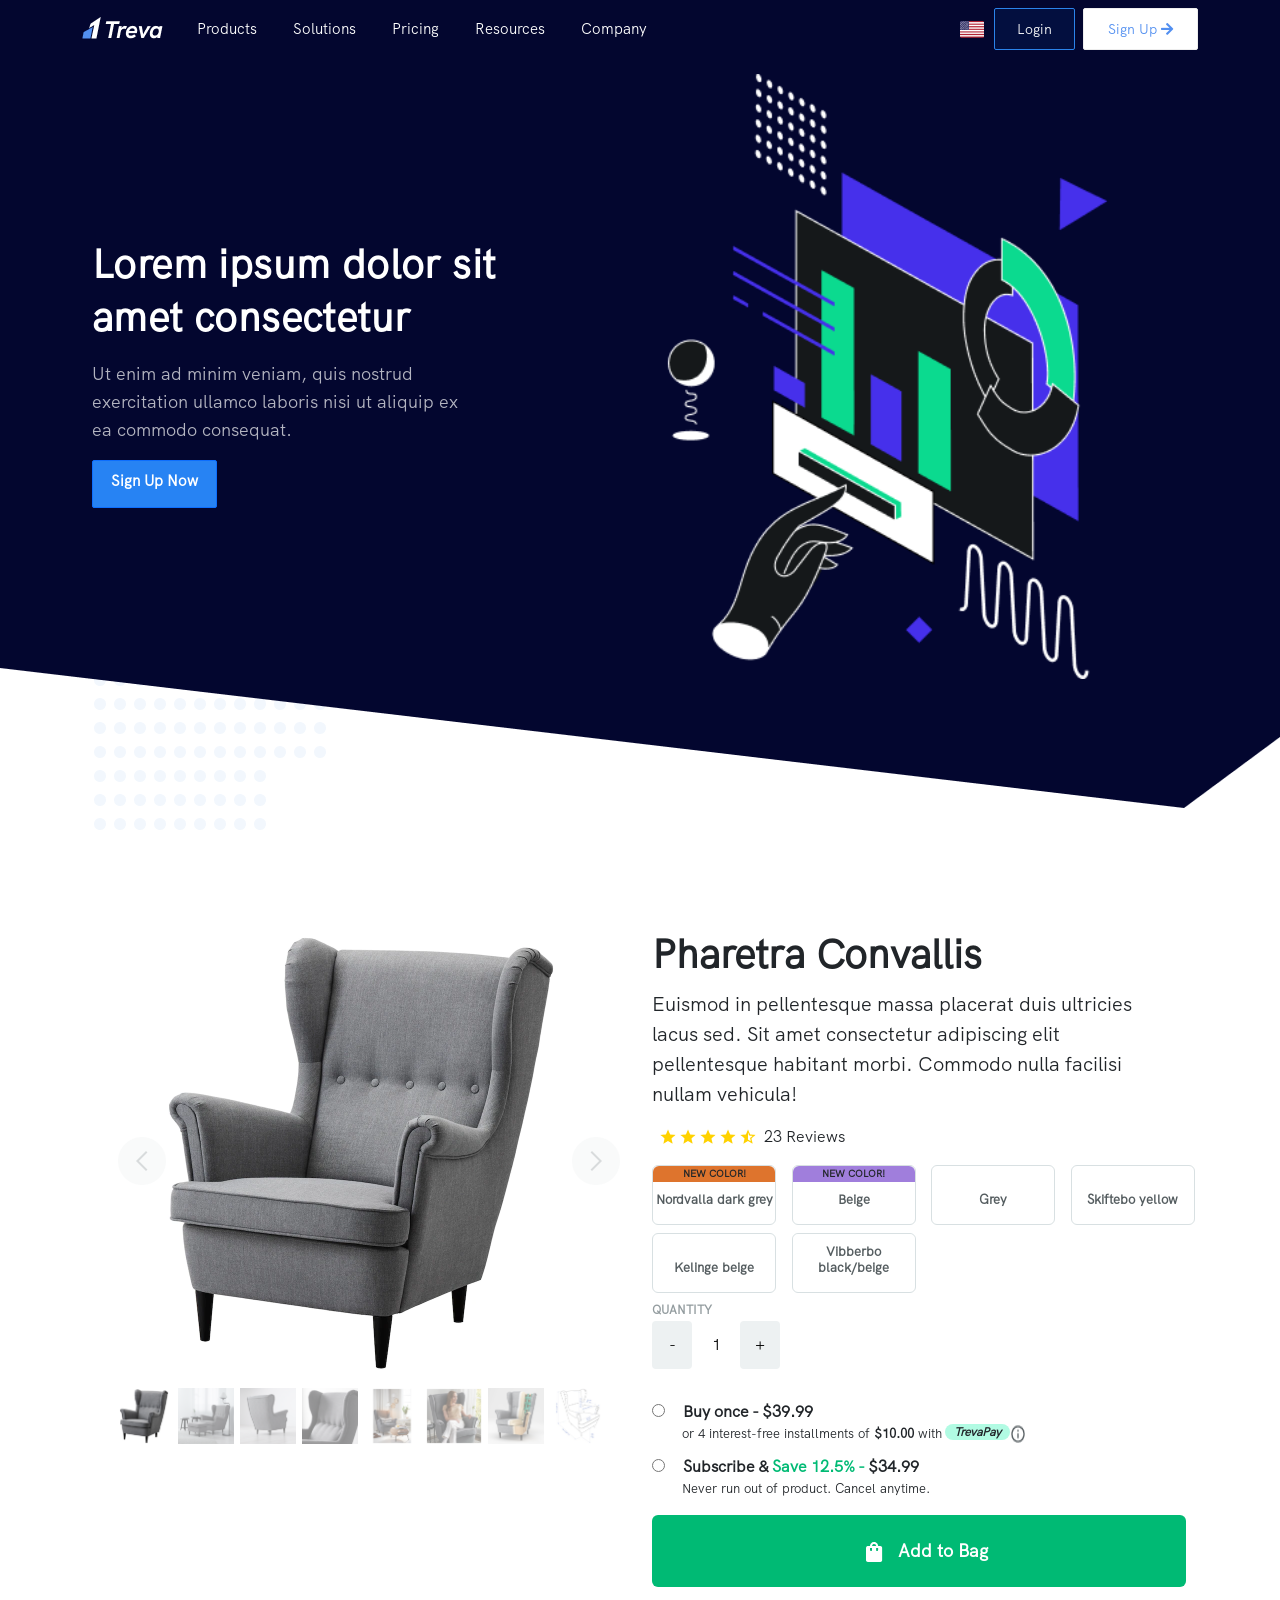
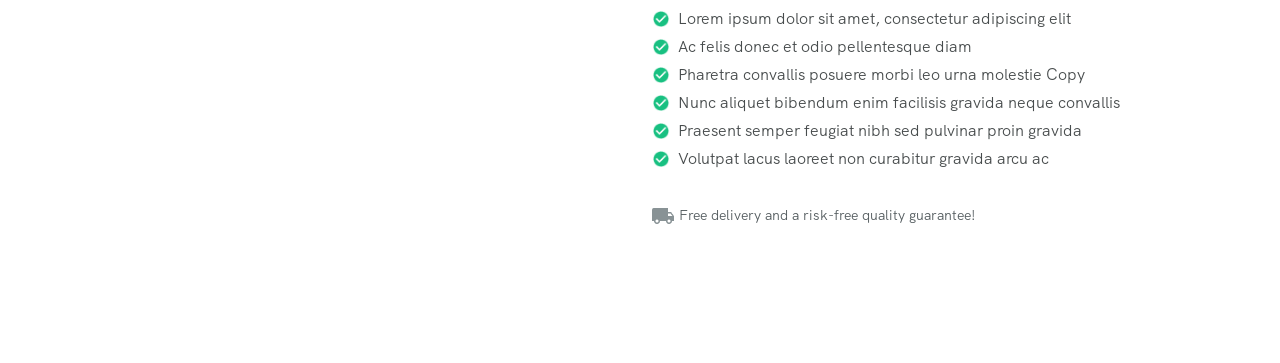
<file: index.html>
<html lang="en">

<head>
    <meta charset="UTF-8" />
    <meta http-equiv="X-UA-Compatible" content="IE=edge" />
    <meta name="viewport" content="width=device-width, initial-scale=1.0" />
    <link href="https://cdn.jsdelivr.net/npm/bootstrap@5.1.3/dist/css/bootstrap.min.css" rel="stylesheet"
        integrity="sha384-1BmE4kWBq78iYhFldvKuhfTAU6auU8tT94WrHftjDbrCEXSU1oBoqyl2QvZ6jIW3" crossorigin="anonymous" />
    <link rel="stylesheet" href="css/style.css" />
    <link rel="stylesheet" href="https://pro.fontawesome.com/releases/v5.10.0/css/all.css"
        integrity="sha384-AYmEC3Yw5cVb3ZcuHtOA93w35dYTsvhLPVnYs9eStHfGJvOvKxVfELGroGkvsg+p" crossorigin="anonymous" />

    <title>Document</title>
</head>

<body>
    <header>
        <div class="container-fluid p-0 gx-5">
            <nav class="navbar navbar-expand-lg navbar-dark company-navbar">
                <div class="container">
                    <a class="navbar-brand" href="#">
                        <img src="assets/Logo.png" alt="" />
                    </a>
                    <button class="navbar-toggler" type="button" data-bs-toggle="collapse" data-bs-target="#navbarText"
                        aria-controls="navbarText" aria-expanded="false" aria-label="Toggle navigation">
                        <span class="navbar-toggler-icon"></span>
                    </button>
                    <div class="collapse navbar-collapse" id="navbarText">
                        <ul class="navbar-nav me-auto mb-2 mb-lg-0">
                            <li class="nav-item">
                                <a class="nav-link nav-link-header" href="#">Products</a>
                            </li>
                            <li class="nav-item">
                                <a class="nav-link nav-link-header" href="#">Solutions</a>
                            </li>
                            <li class="nav-item">
                                <a class="nav-link nav-link-header" href="#">Pricing</a>
                            </li>
                            <li class="nav-item">
                                <a class="nav-link nav-link-header" href="#">Resources</a>
                            </li>
                            <li class="nav-item">
                                <a class="nav-link nav-link-header" href="#">Company</a>
                            </li>
                        </ul>
                        <img class="united-states" src="assets/united-states.png" alt="" />

                        <button class="btn btn-sm btn-outline-primary me-2 btn-login" type="button">
                            Login
                        </button>
                        <button class="btn btn-sm btn-outline-primary btn-sign" type="button">
                            Sign Up <i class="fas fa-arrow-right"></i>
                        </button>
                    </div>
                </div>
            </nav>
        </div>
        <div class="header-bg">
            <div class="header-img">
                <div class="container gx-5 mask">
                    <div class="row align-items-start pt-3 header-content">
                        <div class="col-6 header-content-left">
                            <div class="d-flex h-100">
                                <div class="text-white">
                                    <h1 class="mb-3 header-title">Lorem ipsum dolor sit amet consectetur</h1>
                                    <p class="header-details">
                                        Ut enim ad minim veniam, quis nostrud exercitation ullamco
                                        laboris nisi ut aliquip ex ea commodo consequat.
                                    </p>
                                    <a class="btn btn-primary btn-lg sign-up-now" href="#!" role="button">Sign Up
                                        Now</a>
                                </div>
                            </div>
                        </div>
                        <div class="col-6 header-content-right">
                            <img class="banner-image" src="assets/hero image.png" />
                        </div>
                    </div>
                </div>
            </div>
        </div>
    </header>
    <main>
        <div class="container gx-5">
            <div class="row main-section">
                <div class="dot-images">
                    <img src="assets/Group 5.png" alt="">
                </div>
                <div class="col-6">
                    <div id="carouselExampleIndicators" class="carousel slide" data-bs-ride="carousel">

                        <div class="carousel-inner">
                            <div class="carousel-item active">
                                <img src="assets/image 01.png" class="d-block" alt="img01">
                            </div>
                            <div class="carousel-item">
                                <img src="assets/image 02.png" class="d-block" alt="img02">
                            </div>
                            <div class="carousel-item">
                                <img src="assets/image 03.png" class="d-block" alt="img03">
                            </div>
                            <div class="carousel-item ">
                                <img src="assets/image 04.png" class="d-block" alt="img04">
                            </div>
                            <div class="carousel-item">
                                <img src="assets/image 05.png" class="d-block" alt="img05">
                            </div>
                            <div class="carousel-item">
                                <img src="assets/image 06.png" class="d-block" alt="img06">
                            </div>
                            <div class="carousel-item">
                                <img src="assets/image 07.png" class="d-block" alt="img07">
                            </div>
                            <div class="carousel-item">
                                <img src="assets/image 08.png" class="d-block" alt="img08">
                            </div>
                        </div>
                        <button class="carousel-control-prev" type="button" data-bs-target="#carouselExampleIndicators"
                            data-bs-slide="prev">
                            <span class="carousel-control-prev-icon" aria-hidden="true"> <img src="assets/left.png"
                                    alt=""></span>
                            <span class="visually-hidden">Previous</span>
                        </button>
                        <button class="carousel-control-next" type="button" data-bs-target="#carouselExampleIndicators"
                            data-bs-slide="next">
                            <span class="carousel-control-next-icon" aria-hidden="true"><img src="assets/right.png"
                                    alt=""></span>
                            <span class="visually-hidden">Next</span>
                        </button>
                        <div class="carousel-indicators custom-indicators">
                            <img type="button" data-bs-target="#carouselExampleIndicators" data-bs-slide-to="0"
                                class="active img-fluid" aria-current="true" aria-label="Slide 1"
                                src="assets/image 01.png">
                            <img type="button" data-bs-target="#carouselExampleIndicators" data-bs-slide-to="1"
                                aria-label="Slide 2" src="assets/image 02.png" alt="" class="img-fluid">
                            <img type="button" data-bs-target="#carouselExampleIndicators" data-bs-slide-to="2"
                                aria-label="Slide 3" src="assets/image 03.png" alt="" class="img-fluid">
                            <img type="button" data-bs-target="#carouselExampleIndicators" data-bs-slide-to="3"
                                aria-label="Slide 4" src="assets/image 04.png" alt="" class="img-fluid">
                            <img type="button" data-bs-target="#carouselExampleIndicators" data-bs-slide-to="4"
                                aria-label="Slide 5" src="assets/image 05.png" alt="" class="img-fluid">
                            <img type="button" data-bs-target="#carouselExampleIndicators" data-bs-slide-to="5"
                                aria-label="Slide 6" src="assets/image 06.png" alt="" class="img-fluid">
                            <img type="button" data-bs-target="#carouselExampleIndicators" data-bs-slide-to="6"
                                aria-label="Slide 7" src="assets/image 07.png" alt="" class="img-fluid">
                            <img type="button" data-bs-target="#carouselExampleIndicators" data-bs-slide-to="7"
                                aria-label="Slide 8" src="assets/image 08.png" alt="" class="img-fluid">
                        </div>

                    </div>

                </div>
                <div class="col-6">
                    <div class="main-right">
                        <h2 class="main-right-heading">Pharetra Convallis</h2>
                        <p class="main-right-content">Euismod in pellentesque massa placerat duis ultricies lacus sed.
                            Sit amet consectetur adipiscing
                            elit
                            pellentesque habitant morbi. Commodo nulla facilisi nullam vehicula!
                        </p>
                        <div class="rating">
                            <div class="star-rating">
                                <img src="assets/Vector.png" alt="review-image">
                                <img src="assets/Vector.png" alt="review-image">
                                <img src="assets/Vector.png" alt="review-image">
                                <img src="assets/Vector.png" alt="review-image">
                                <img src="assets/Vector (1).png" alt="review-image">
                            </div>
                            <p> 23 Reviews</p>

                        </div>
                        <div>
                            <div class="row align-items-start">
                                <div class="col-3">
                                    <button class="btn btn-primary me-md-2 card new-color" type="button">
                                        <p class="label-heading"> NEW COLOR! </p>
                                        <p class="btn-label"> Nordvalla dark
                                            grey</p>
                                    </button>
                                </div>

                                <div class="col-3">
                                    <button class="btn btn-primary me-md-2 card limited-release" type="button">
                                        <p class="label-heading"> NEW COLOR! </p>
                                        <p class="btn-label">Beige</p>
                                    </button>
                                </div>
                                <div class="col-3">
                                    <button class="btn btn-primary me-md-2 card" type="button">
                                        <p class="label-heading"></p>
                                        <p class="btn-label">Grey</p>
                                    </button>
                                </div>
                                <div class="col-3">
                                    <button class="btn btn-primary me-md-2 card" type="button">
                                        <p class="label-heading"></p>
                                        <p class="btn-label">Skiftebo yellow</p>
                                    </button>
                                </div>
                                <div class="col-3">
                                    <button class="btn btn-primary me-md-2 card" type="button">
                                        <p class="label-heading"></p>
                                        <p class="btn-label">Kelinge beige</p>
                                    </button>
                                </div>
                                <div class="col-3">

                                    <button class="btn btn-primary me-md-2 card" type="button">
                                        <p class="btn-label"> Vibberbo black/beige</p>
                                    </button>
                                </div>
                            </div>
                        </div>

                        <div class="item-qty">
                            <span class="qty">QUANTITY
                            </span>
                            <div class="qty-control" data-quantity="">
                                <button class="qty-btn quantity-left-minus" data-quantity-minus="">-</button>
                                <input type="number" id="quantity" class="qty-input" data-quantity-target="" value="1" step="1"
                                    min="1" max="" name="qty">
                                <button class="qty-btn quantity-right-plus" data-quantity-plus="">+
                                </button>
                            </div>

                        </div>
                        <div class="buy-options">
                            <div class="buy-options-des">
                                <input type="radio">
                                <label class="desc-heading">Buy once - $39.99

                                </label>
                                <div class="desc-sub-section">
                                    <div>
                                        or 4 interest-free installments of <b>$10.00</b> with
                                    </div>
                                    <div class="trevapay">TrevaPay</div>
                                    <img src="assets/photo10.png" alt="trevapay">
                                </div>
                            </div>
                            <div class="buy-options-des">
                                <input type="radio">
                                <label class="desc-heading">Subscribe & <span style="color: 
                              #00BA74;"> Save 12.5% - </span> $34.99

                                </label>
                                <div class="desc-sub-section">
                                    <p>
                                        Never run out of product. Cancel anytime.
                                    </p>
                                </div>

                            </div>
                        </div>
                        <div class="btn-add-to-cart">
                            <div class="d-grid gap-2">
                                <button class="btn btn-primary" type="button"><img src="assets/Vector (2).png"
                                        alt="add-to-cart">Add to Bag</button>

                            </div>
                        </div>

                        <div class="product-detail">

                            <li>Lorem ipsum dolor sit amet, consectetur adipiscing elit
                            </li>
                            <li>Ac felis donec et odio pellentesque diam
                            </li>
                            <li>Pharetra convallis posuere morbi leo urna molestie
                                Copy
                            </li>
                            <li>Nunc aliquet bibendum enim facilisis gravida neque convallis
                            </li>
                            <li>Praesent semper feugiat nibh sed pulvinar proin gravida
                            </li>
                            <li>Volutpat lacus laoreet non curabitur gravida arcu ac
                            </li>

                        </div>
                        <div class="delivery-rules">
                            <img src="assets/truck.png" alt="shoe image">
                            <p>Free delivery and a risk-free <span class="guarantee-style"> quality guarantee!</span>
                            </p>
                        </div>

                    </div>
                </div>
            </div>
        </div>
    </main>
    <footer style="height:120px"></footer>

    <script src="https://cdnjs.cloudflare.com/ajax/libs/jquery/3.6.0/jquery.min.js"
        integrity="sha512-894YE6QWD5I59HgZOGReFYm4dnWc1Qt5NtvYSaNcOP+u1T9qYdvdihz0PPSiiqn/+/3e7Jo4EaG7TubfWGUrMQ=="
        crossorigin="anonymous" referrerpolicy="no-referrer"></script>
    <script src="https://cdn.jsdelivr.net/npm/@popperjs/core@2.10.2/dist/umd/popper.min.js"
        integrity="sha384-7+zCNj/IqJ95wo16oMtfsKbZ9ccEh31eOz1HGyDuCQ6wgnyJNSYdrPa03rtR1zdB" crossorigin="anonymous">
    </script>
    <script src="https://cdn.jsdelivr.net/npm/bootstrap@5.1.3/dist/js/bootstrap.min.js"
        integrity="sha384-QJHtvGhmr9XOIpI6YVutG+2QOK9T+ZnN4kzFN1RtK3zEFEIsxhlmWl5/YESvpZ13" crossorigin="anonymous">
    </script>
    <script>
        $(document).ready(function () {
            var quantitiy = 0;
            $('.quantity-right-plus').click(function (e) {
                e.preventDefault();
                var quantity = parseInt($('#quantity').val());
                $('#quantity').val(quantity + 1);
            });
            $('.quantity-left-minus').click(function (e) {
                e.preventDefault();
                var quantity = parseInt($('#quantity').val());
                if (quantity > 0) {
                    $('#quantity').val(quantity - 1);
                }
            });

        });
    </script>
</body>

</html>
</file>
<file: css/style.css>
@font-face {
    font-family: HK Grotesk;
    src: url(../fonts/HKGrotesk-Regular.otf);
}

:root {
    --link-color: #fff;
}




* {
    box-sizing: border-box;
    font-family: HK Grotesk;
}

header,
section {
    overflow-x: hidden;

}

header a:hover {
    color: #fff !important;
}

.company-navbar {
    background-color: #03062f;
}

.nav-link-header {
    color: var(--link-color);
    font-family: HK Grotesk;
    font-size: 15px;
    font-style: normal;
    font-weight: 400;
    line-height: 23px;
    letter-spacing: 0em;
    text-align: left;

}

.hero-image {
    width: 100%;
}

.header-content-left {
    padding: 15% 0;
}

.header-img {
    background-image: url(../assets/Home\ back.png);
    height: 750px;
    background-size: 100% 500px;
    background-repeat: no-repeat;
}

@media only screen and (min-width: 768px) {
    .header-img {
        background-image: url(../assets/Home\ back.png);
        height: 750px;
        background-size: 100% 750px;
        background-repeat: no-repeat;
    }

    .main-section {
        margin-top: 120px;
    }
}

.header-content {
    padding: 10px;
}

.banner-image {
    width: 100%;
    height: 100%;
}

.header-content-right {
    text-align: center;
}

.united-states {
    margin: 0 10px;
}

header .nav-item {
    padding: 0 10px;
}

header .btn-sign {
    width: 115px;
    height: 42px;
    background: #FFFFFF;
    border: 1px solid #EDEDED;
    box-sizing: border-box;
    border-radius: 2px;
    color: #528FF0;

}

header .header-title {
    width: 410px;
    height: 106px;
    font-family: HK Grotesk;
    font-style: normal;
    font-weight: 800;
    font-size: 40px;
    line-height: 53px;
    letter-spacing: 0.01em;
    color: #FFFFFF;

}

header .header-details {
    width: 380px;
    height: 84px;
    font-family: HK Grotesk;
    font-style: normal;
    font-weight: normal;
    font-size: 18px;
    line-height: 28px;
    color: rgba(255, 255, 255, 0.7);
}

header .btn-sign:hover {
    background: #FFFFFF;
    border: 1px solid #EDEDED;
    box-sizing: border-box;
    border-radius: 2px;
    color: #528FF0;
}

header .btn-login {
    width: 81px;
    height: 42px;
    background: #030F3F;
    color: #fff;
    border: 1px solid #2B83EA;
    box-sizing: border-box;
    border-radius: 2px;
}

header .btn-login:hover {
    background: #030F3F;
    color: #fff;
    border: 1px solid #2B83EA;
    box-sizing: border-box;
    border-radius: 2px;
}

header .sign-up-now {
    width: 125px;
    height: 48px;
    background: #2783F3;
    border-radius: 2px;
    position: absolute;
    font-style: normal;
    font-weight: bold;
    font-size: 15px;
    line-height: 24px;
}

header button {
    border-radius: 5px;
}

.dot-images {
    position: absolute;
    width: 15%;
    transition: 0.5s;
    z-index: -2;
    top: 650px;
}

.custom-indicators {
    bottom: unset;

}

.custom-indicators img {
    height: 30px;
    width: 30px;
}

.custom-indicators .img-fluid {
    height: 30px !important;
    width: 30px !important;
}

header .navbar-dark .navbar-nav .nav-link {
    color: var(--link-color);
}

.carousel-item img {
    width: 450px;
    height: 450px;
    margin: auto;
}

.main-right-content {
    width: 515px;
    font-family: HK Grotesk;
    font-style: normal;
    font-weight: normal;
    font-size: 20px;
    line-height: 30px;
}

.main-right-heading {
    font-family: HK Grotesk;
    font-style: normal;
    font-weight: bold;
    font-size: 40px;
    line-height: 53px;
}

main .card-header {
    font-family: HK Grotesk;
    font-size: 10px;
    font-style: normal;
    font-weight: 600;
    line-height: 16px;
    letter-spacing: 0em;
    text-align: center;
    padding: 2px 8px;
}

main .card-body {
    font-family: HK Grotesk;
    font-size: 13px;
    font-style: normal;
    font-weight: 400;
    line-height: 16px;
    letter-spacing: 0em;
    text-align: center;
    padding: 0 8px;
    background: #FFFFFF;
    border-radius: 6px;
    position: relative;

}

main .card-body p {
    position: absolute;
    top: 50%;
    left: 50%;
    -ms-transform: translate(-50%, -50%);
    transform: translate(-50%, -50%);
    width: fit-content;
    font-family: HK Grotesk;
    font-size: 13px;
    font-style: normal;
    font-weight: 400;
    line-height: 16px;
    letter-spacing: 0em;
    color: #545C5F;
    width: 100px;

}


.card {
    border: 1px solid #D8E0E2;
    box-sizing: border-box;
    border-radius: 6px;
    background: #fff;
    border: 1px solid #D8E0E2 !important;
    margin-bottom: 8px;
}

main .card:hover {
    border: none !important;
    background: #fff !important;
    ;
    border-color: #fff !important;
    box-shadow: none;
    color: #545C5F !important;
    border: 1px solid #D8E0E2 !important;
}

main .card:active,
main .card:focus {
    border: none !important;
    background: #fff !important;
    ;
    border: 1px solid #202324 !important;
    box-shadow: none;
    color: #202324 !important;
}

main .star-rating {
    margin: -2px 8px;
}

main .rating {
    display: flex;
}

.new-color .label-heading {
    border-radius: 6px 6px 0 0;
    margin: 0;
    height: 16px;
    width: 100%;
    background: #DE742D;
}

.limited-release .label-heading {
    border-radius: 6px 6px 0 0;
    width: 100%;
    height: 16px;
    background: #A07EDC;
    margin: 0;

}

.btn-add-to-cart button {
    background: #00BA74;
    font-family: HK Grotesk;
    font-size: 18px;
    font-style: normal;
    font-weight: 600;
    line-height: 24px;
    letter-spacing: 0em;
    padding: 24px 0;

}

.btn-add-to-cart button img {
    padding: 0 15px;
}

main .desc-heading {
    font-family: HK Grotesk;
    font-size: 16px;
    font-style: normal;
    font-weight: 600;
    line-height: 22px;
    letter-spacing: 0em;
    text-align: left;
    margin-left: 14px;
    padding-top: 12px;

}

main .desc-sub-section {
    font-family: HK Grotesk;
    font-size: 13px;
    font-style: normal;
    font-weight: 400;
    line-height: 20px;
    letter-spacing: 0em;
    display: flex;
    margin-left: 30px;
}

main .trevapay {
    margin-left: 3px;
    width: 65px;
    height: 16px;
    background: #B1FBE3;
    border-radius: 8px;
    font-family: HK Grotesk;
    font-size: 12px;
    font-style: italic;
    font-weight: 700;
    line-height: 16px;
    letter-spacing: 0em;
    text-align: center;

}

main .product-detail li {
    list-style: none;
    background: url(../assets/check_circle_black_24dp\ 1.png) left center no-repeat;
    background-size: 18px;
    padding-left: 1.6rem;
    color: #34393A;
    opacity: 0.9;
    margin-bottom: 12px;
    line-height: 1;
}

main .product-detail {
    padding: 24px 0;
}

main .item-qty .qty {
    width: 60px;
    height: 19px;
    font-family: HK Grotesk;
    font-style: normal;
    font-weight: 600;
    font-size: 12px;
    line-height: 19px;
    text-transform: uppercase;
    color: #939C9F;
}

main .item-qty .qty-btn {

    width: 40px;
    height: 48px;
    background: #EDF1F2;
    border-radius: 4px;
    border: none;
}

main .item-qty input {
    width: 40px;
    height: 48px;
    border: none;
    text-align: center;
}

::-webkit-inner-spin-button {
    display: none;
}

main .buy-options {
    padding-top: 20px;
}

main .card {
    min-height: 60px;
    cursor: pointer;
    height: 60px;
    width: 124px;
    border-radius: 6px;
    font-family: HK Grotesk;
    font-size: 10px;
    font-style: normal;
    font-weight: 600;
    line-height: 16px;
    letter-spacing: 0em;
    text-align: center;
    padding: 0px;
    border: 1px solid #D8E0E2
}

main .card .btn-label {
    width: 100%;
    color: #545C5F;
    margin-bottom: 0px;
    font-family: HK Grotesk;
    font-size: 13px;
    font-style: normal;
    font-weight: 600;
    line-height: 16px;
    letter-spacing: 0em;
    text-align: center;
    background-color: #fff;
    border-radius: 6px;
    padding: 8% 2%;

}

main .card:active,
.card:focus {
    box-shadow: 0 0 0 1px #202324;
}


main .delivery-rules {

    font-family: HK Grotesk;
    font-size: 14px;
    font-style: normal;
    font-weight: 400;
    line-height: 24px;
    letter-spacing: 0em;
    text-align: left;
    color: #545C5F;
    display: inline-flex;
}

main .delivery-rules img {
    height: 16px;
    width: 22px;
    margin: 5px 5px 0 0px;
}

main .btn-primary {
    border: none;
}

main .btn-primary:hover,
main .btn-primary:focus,
main .btn-primary:active,
main .btn-primary:target,
main .btn-primary:visited,
main .btn-primary:focus-visible,
main .btn-primary:active:focus {
    border: none;
    color: #fff;
    background: #00BA74;
    border-color: #00BA74;
    box-shadow: none;
}

main .custom-indicators .img-fluid {
    height: 56px !important;
    width: 56px !important;
}

@media only screen and (max-width: 768px) {

    /* For mobile phones: */
    [class*="col-"] {
        width: 100%;
    }

    .main-right {
        margin-top: 65px;
    }

    .main-right-content,
    header .header-details,
    header .header-title {
        width: auto;
        height: auto;
    }

    main .custom-indicators .img-fluid {
        height: 30px !important;
        width: 30px !important;
    }

    .header-content-right {
        padding: 0;
        position: absolute;
        opacity: 0.1;
        width: auto;
    }

    .dot-images {
        display: none;
    }

    .header-img {
        height: 530px;
    }

    .card {
        width: 100% !important;

    }

    .btn-label {
        padding: 0 !important;
    }

    .carousel-item img {
        width: 300px !important;
        height: 300px !important;
    }
}

@media only screen and (max-width: 1200px) {
    main .card {
        width: 100px;
    }

    main .custom-indicators .img-fluid {
        height: 40px !important;
        width: 40px !important;
    }

    main .desc-sub-section img {
        height: fit-content;
    }
}

@media only screen and (max-width: 998px) {
    main .card {
        width: 80px;
    }

    main .custom-indicators .img-fluid {
        height: 30px !important;
        width: 30px !important;
    }
}
</file>
